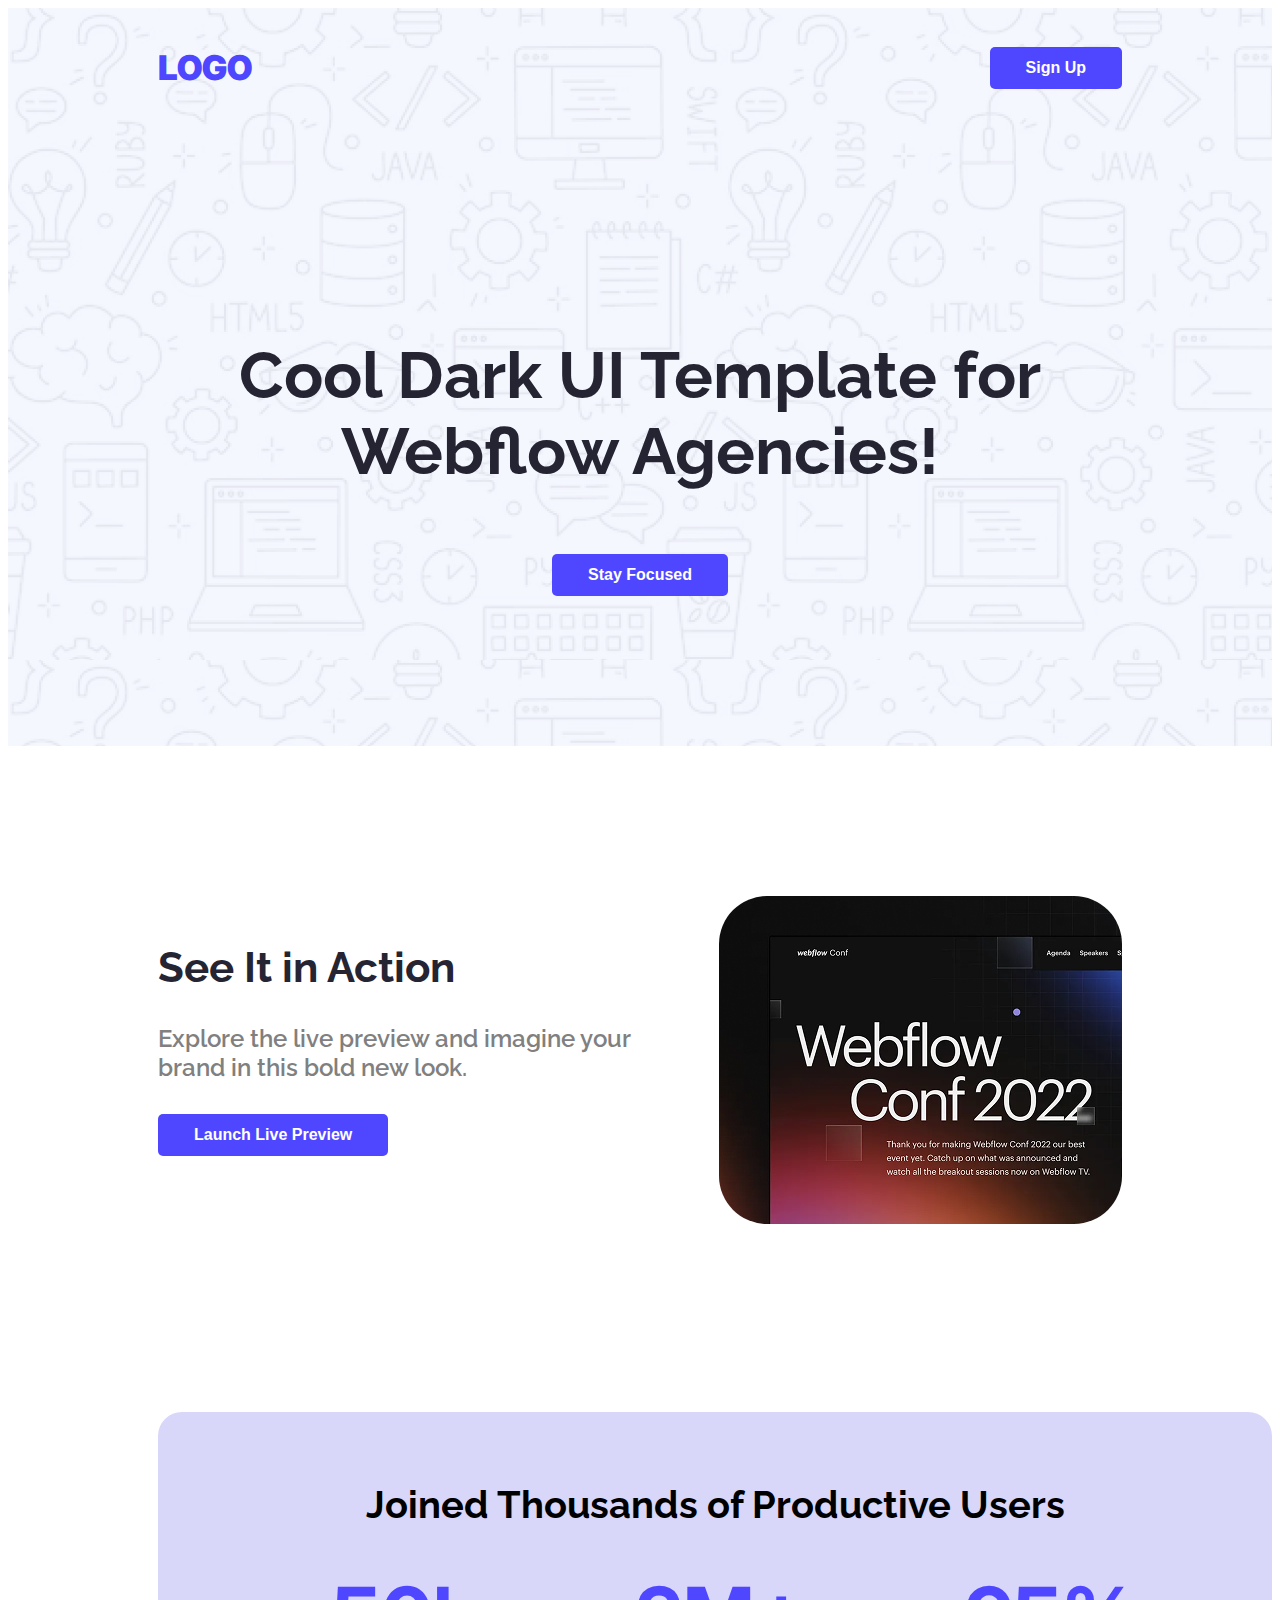
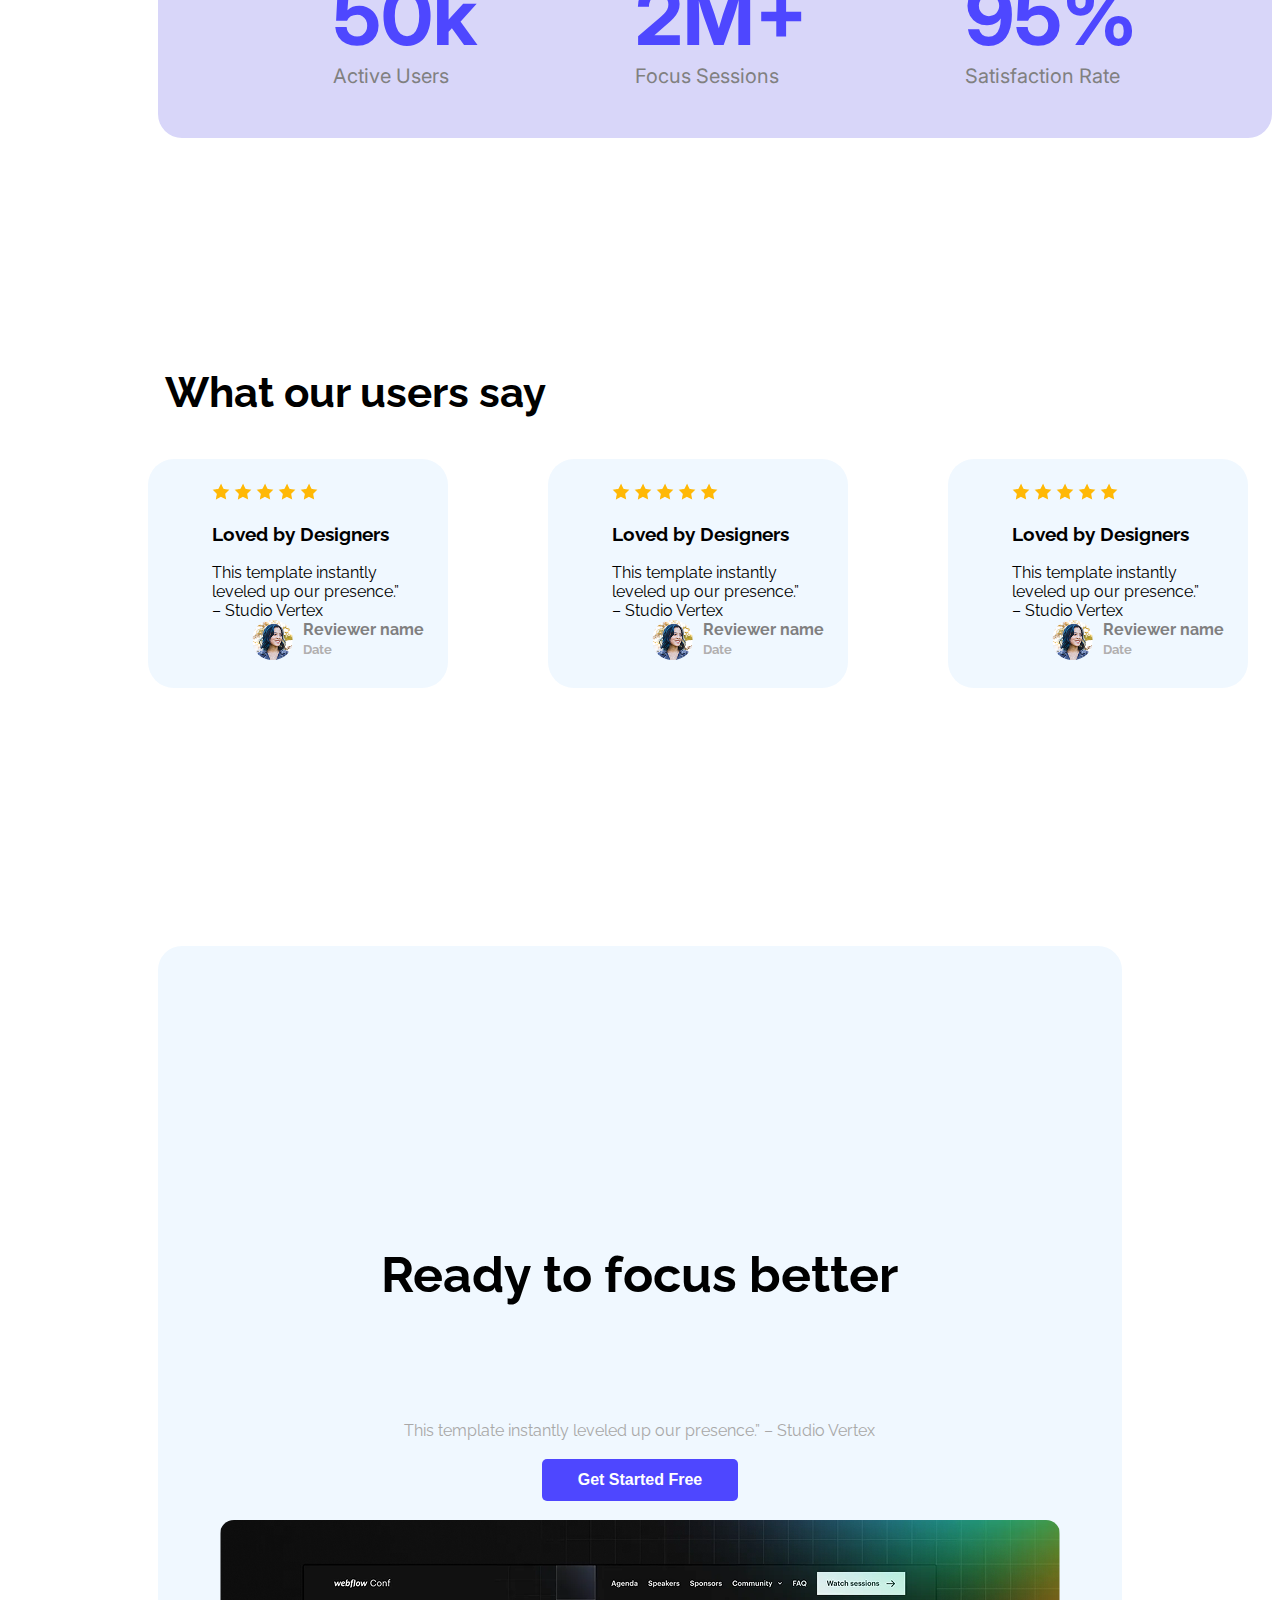
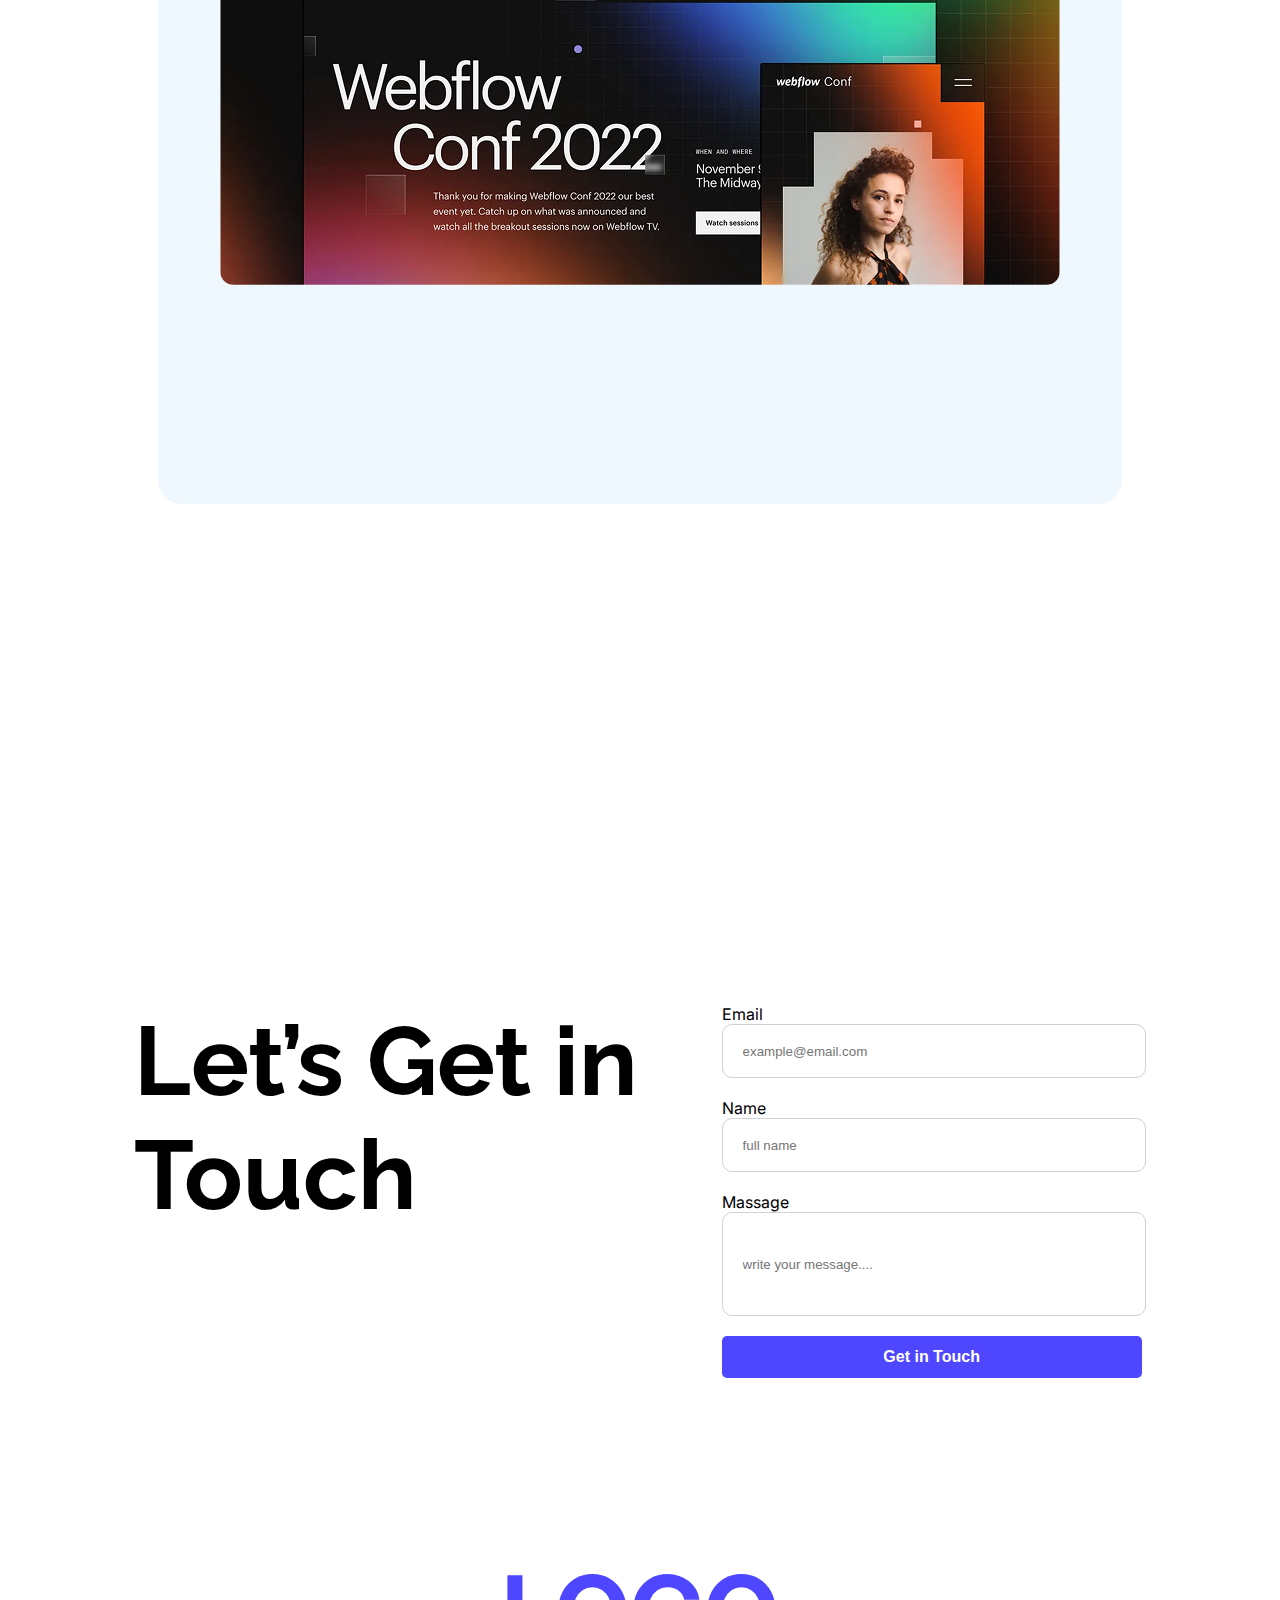
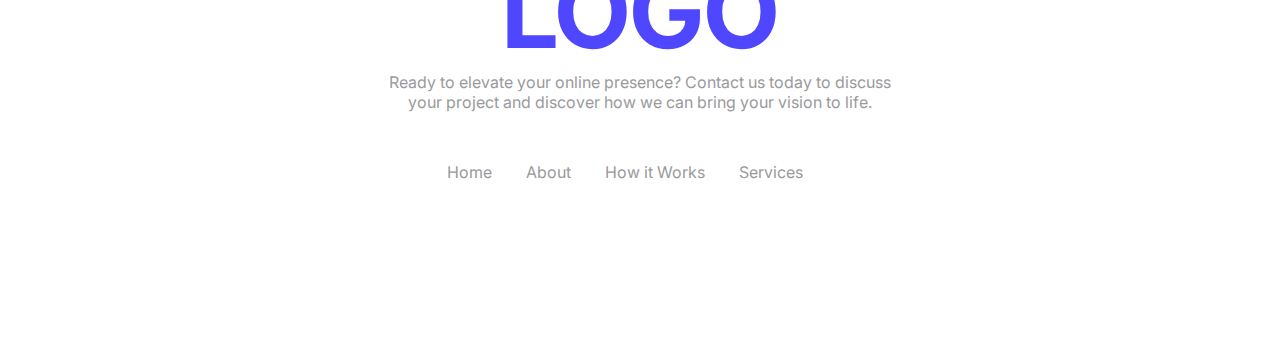
<file: index.html>
<!DOCTYPE html>
<html lang="en">
<head>
    <meta charset="UTF-8">
    <meta name="viewport" content="width=device-width, initial-scale=1.0">
    <title>First assignment</title>
    <link rel="preconnect" href="https://fonts.googleapis.com">
<link rel="preconnect" href="https://fonts.gstatic.com" crossorigin>
<link href="https://fonts.googleapis.com/css2?family=Inter:ital,opsz,wght@0,14..32,100..900;1,14..32,100..900&display=swap" rel="stylesheet">
<link rel="preconnect" href="https://fonts.googleapis.com">
<link rel="preconnect" href="https://fonts.gstatic.com" crossorigin>
<link href="https://fonts.googleapis.com/css2?family=Inter:ital,opsz,wght@0,14..32,100..900;1,14..32,100..900&family=Raleway:ital,wght@0,100..900;1,100..900&display=swap" rel="stylesheet">
    <link rel="stylesheet" href="style/style.css">
</head>
<body class="raleway-normal">
    <header class="header">
        <nav>
           <h3 class="nav-title inter-normal"><b>LOGO</b></h3>
            <button class="btn-primary">Sign Up</button>
        </nav>
        <div class="banner">
            <p> Cool Dark UI Template for<br> Webflow Agencies!</p>
            <button class="btn-primary"> Stay Focused</button>
        </div>
    </header>
    <main >
        <div class="actionflex">
        <div class="raleway-normal"><br>
        <h1 class="ahead">See It in Action</h1>
        <h4 class="abody">Explore the live preview and imagine your <br> brand in this bold new look.</h4>
        <button class="btn-primary">Launch Live Preview</button>
        </div>
        <img class="action" src="Assets/wc-mini.png" alt="">
        </div>
        <div class="third">
            
                <div>
                <p class="headd raleway-normal">Joined Thousands of Productive Users</p>
                </div>
                <div>
                <ul class="column">
                    <li class="inter-normal"><b>50k</b>
                        <div class="lable">Active Users</div>
                    </li>
                    <li class="inter-normal"><b>2M+</b>
                        <div class="lable">Focus Sessions</div>
                    </li>
                    <li class="inter-normal"><b>95%</b>
                        <div class="lable">Satisfaction Rate</div>
                    </li>
                </div>

        </div>
        <div class="reviews">
            <div>
                <p class="raleway-normal headline"><b>What our users say</b></p>
            </div>
            <ul class="mega">
            <li class="back">
            <div style="text-align: left;">
                <ul class="line">
                    <li><img src="Assets/icon-star.png" alt="">
                    <img src="Assets/icon-star.png" alt="">
                    <img src="Assets/icon-star.png" alt="">
                    <img src="Assets/icon-star.png" alt="">
                    <img src="Assets/icon-star.png" alt="">
                    </li>
                    <li><h3>Loved by Designers</h3></li>
                    <li class="inline">This template instantly<br>leveled up our presence.”<br> – Studio Vertex</li>
                    <ul class="picline">
                        <li class="avater"><img style="border-radius: 100%; text-align: left;" src="Assets/avatar.png" alt=""></li>
                        <li class="line fontss">Reviewer name<br><span class="fonts raleway-normal">Date</span></li>
                    </ul>
                </ul>

            </div></li>
            <li class="back">
            <div>
                <ul class="line">
                    <li><img src="Assets/icon-star.png" alt="">
                    <img src="Assets/icon-star.png" alt="">
                    <img src="Assets/icon-star.png" alt="">
                    <img src="Assets/icon-star.png" alt="">
                    <img src="Assets/icon-star.png" alt="">
                    </li>
                    <li><h3>Loved by Designers</h3></li>
                    <li class="inline">This template instantly<br>leveled up our presence.”<br> – Studio Vertex</li>
                    <ul class="picline">
                        <li class="avater"><img style="border-radius: 100%;" src="Assets/avatar.png" alt=""></li>
                        <li class="line fontss">Reviewer name <br><span class="fonts raleway-normal">Date</span>
                    
                    </ul>
                </ul>

            </div></li>
            <li class="back">
               <div>
                <ul class="line">
                    <li><img src="Assets/icon-star.png" alt="">
                    <img src="Assets/icon-star.png" alt="">
                    <img src="Assets/icon-star.png" alt="">
                    <img src="Assets/icon-star.png" alt="">
                    <img src="Assets/icon-star.png" alt="">
                    </li>
                    <li><h3>Loved by Designers</h3></li>
                    <li class="inline">This template instantly<br>leveled up our presence.”<br> – Studio Vertex</li>
                    <ul class="picline">
                        <li class="avater"><img style="border-radius: 100%;" src="Assets/avatar.png" alt="">                      
                        <li class="line fontss">Reviewer name<br><span class="fonts raleway-normal">Date</span></li>
                        
                    </ul>
                </ul>

            </div> 
            </li>
            </ul>
        </div>
        <div class="bonus">
            <div><p><h1 class="raleway-normal btext">Ready to focus better</h1><span class="bbtext raleway-normal">
            This template instantly leveled up our presence.” – Studio Vertex</span><br><br>
            <button class="btn-primary">Get Started Free</button>
            <br><br>
             <img class="img" src="Assets/wc-big.png" alt=""></p>
            
        </div>

        </div>
    </main>
    <footer>
        <section class="padding">
         <div style="display: flex; justify-content: space-between;gap: 80px; padding-bottom: 50px;">
            <div class="raleway-normal" style=" text-align: left; font-size: 97px;font-weight: bold;">Let’s Get in Touch</div>
            <div class="inter-normal">
               <div class="title">Email</div>
               <form><input class="box" style="height:50px;" type="email" placeholder="example@email.com"></form><br>
               <div class="title">Name</div>
               <form><input class="box" style="height: 50px;" type="text" placeholder="full name"></form><br>
               <div class="title">Massage</div>
               <form><input class="box" style="height: 100px; text-align: start;" type="text" placeholder="write your message...."></form>
               <br>
               <form><button class="btn-primary" style="width: 420px;">Get in Touch</button></form>


            </div>
         </div>
      </section>
    </footer>
    <footer class="inter-normal footer">
      <div style=" text-align: center; font-size: 100px; font-weight: bolder;color: #4E47FF;">LOGO</div>
      <div style=" text-align: center; font-size: 16px; color: #9a9a9c;">Ready to elevate your online presence? Contact us today to discuss<br>
         your project and discover how we can bring your vision to life.</div>
      <div style=" text-align: center; padding: 50px; justify-content: space-around">
         <a class="link" href="">Home</a>
         <a class="link" href="">About</a>
         <a class="link" href="">How it Works</a>
         <a class="link" href="">Services</a>

      </div>
   </footer>
</body>
</html>
</file>
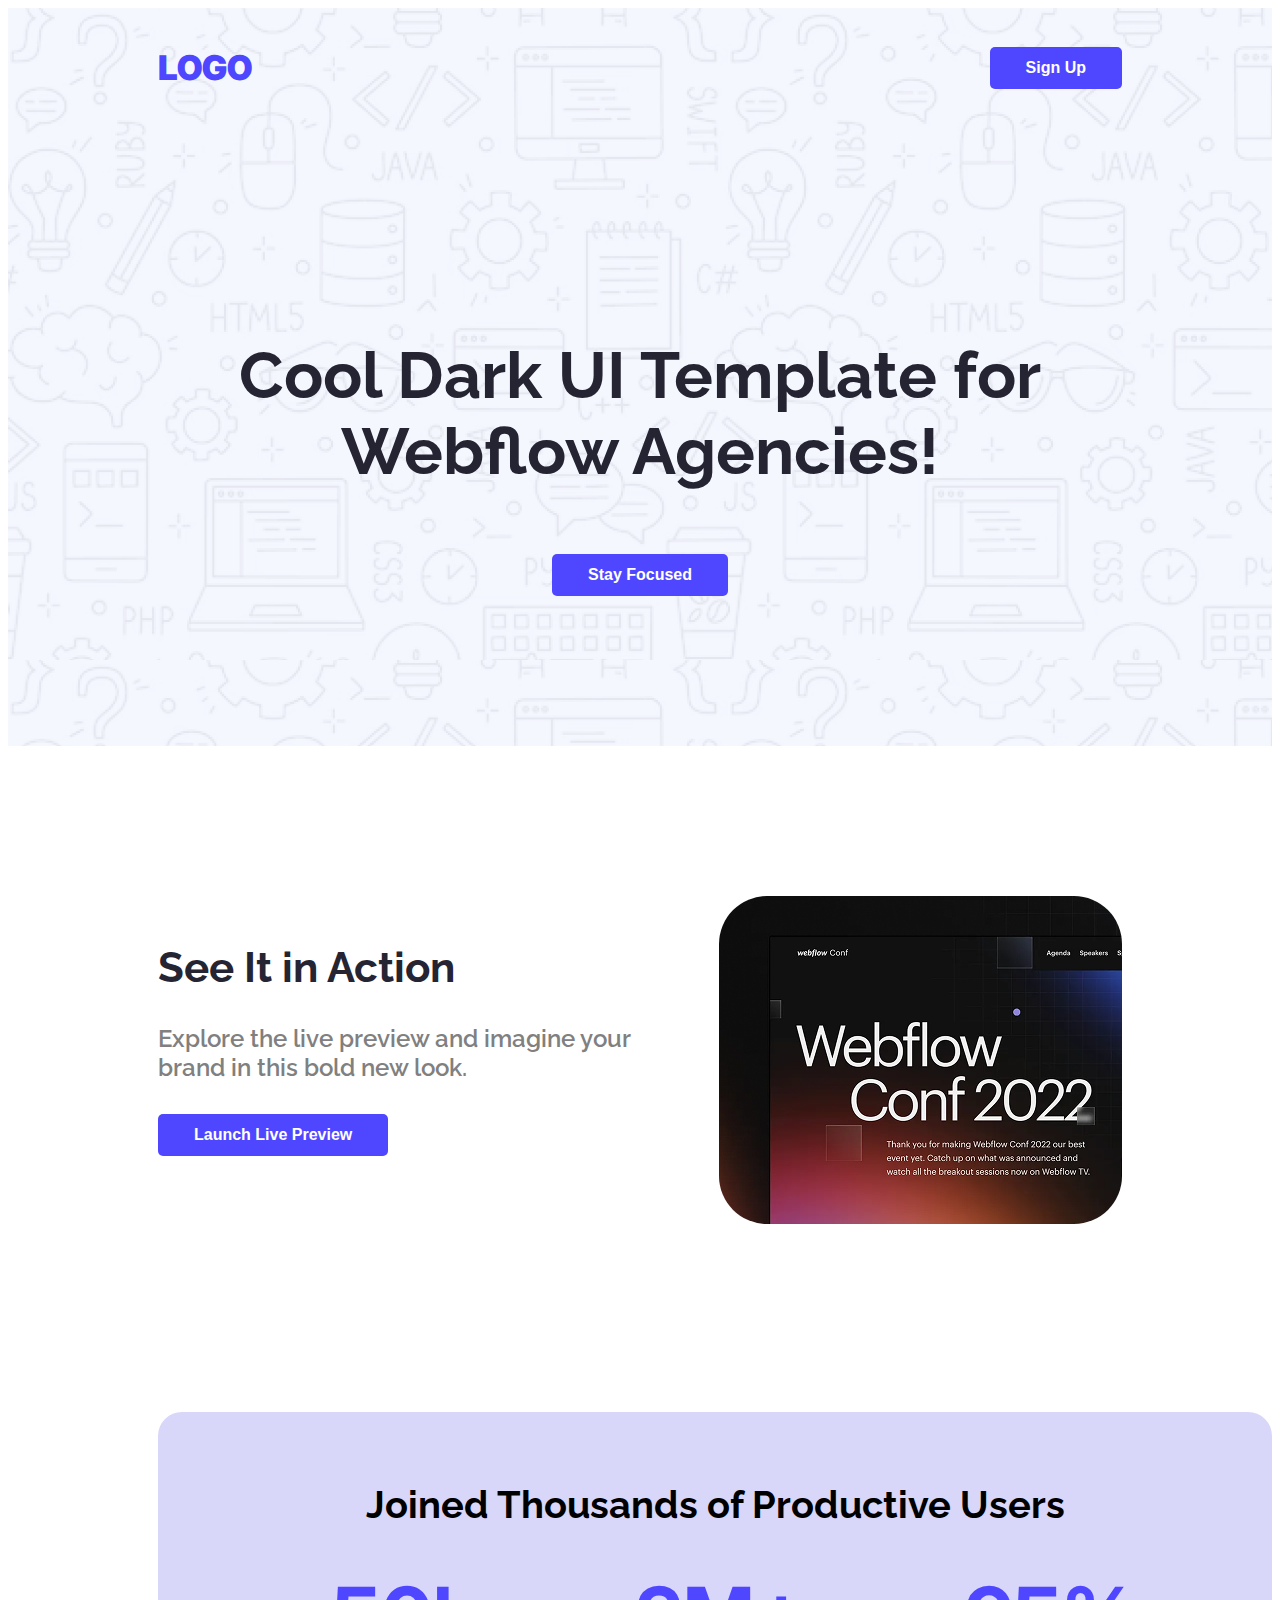
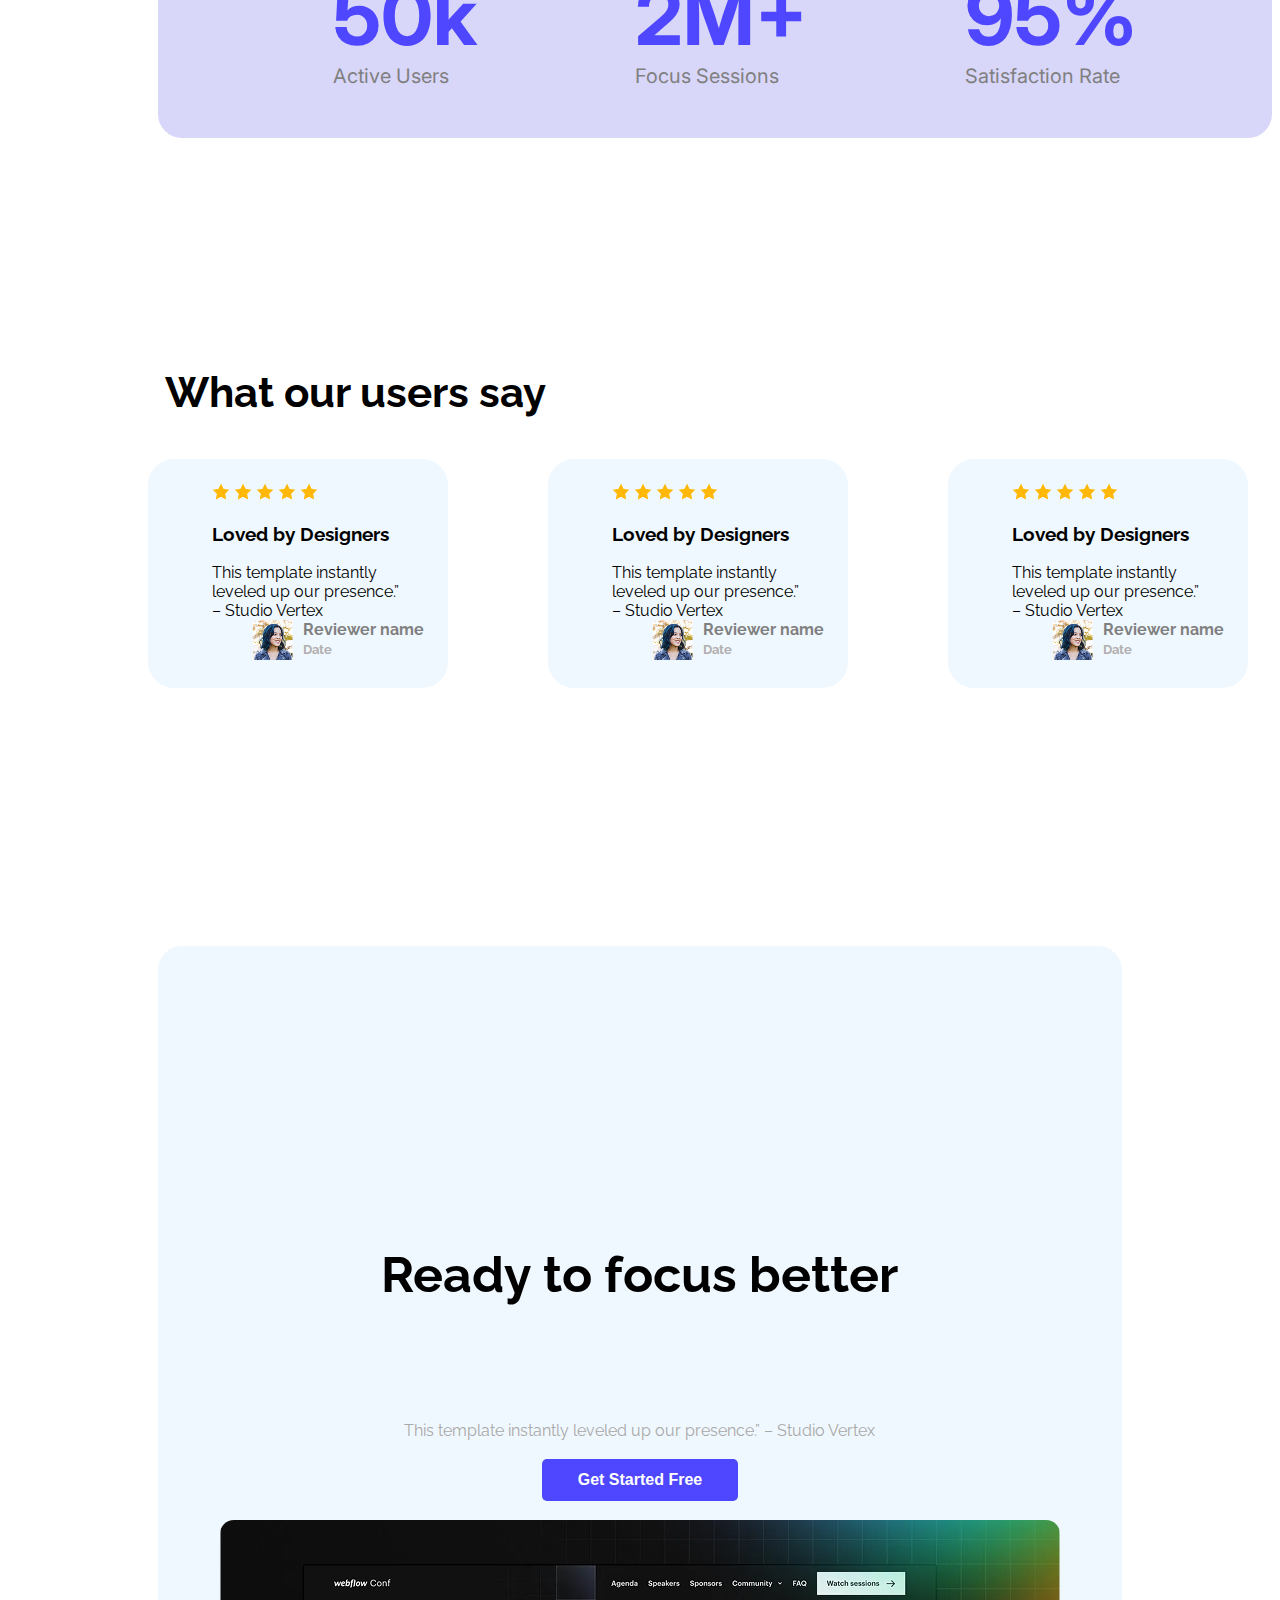
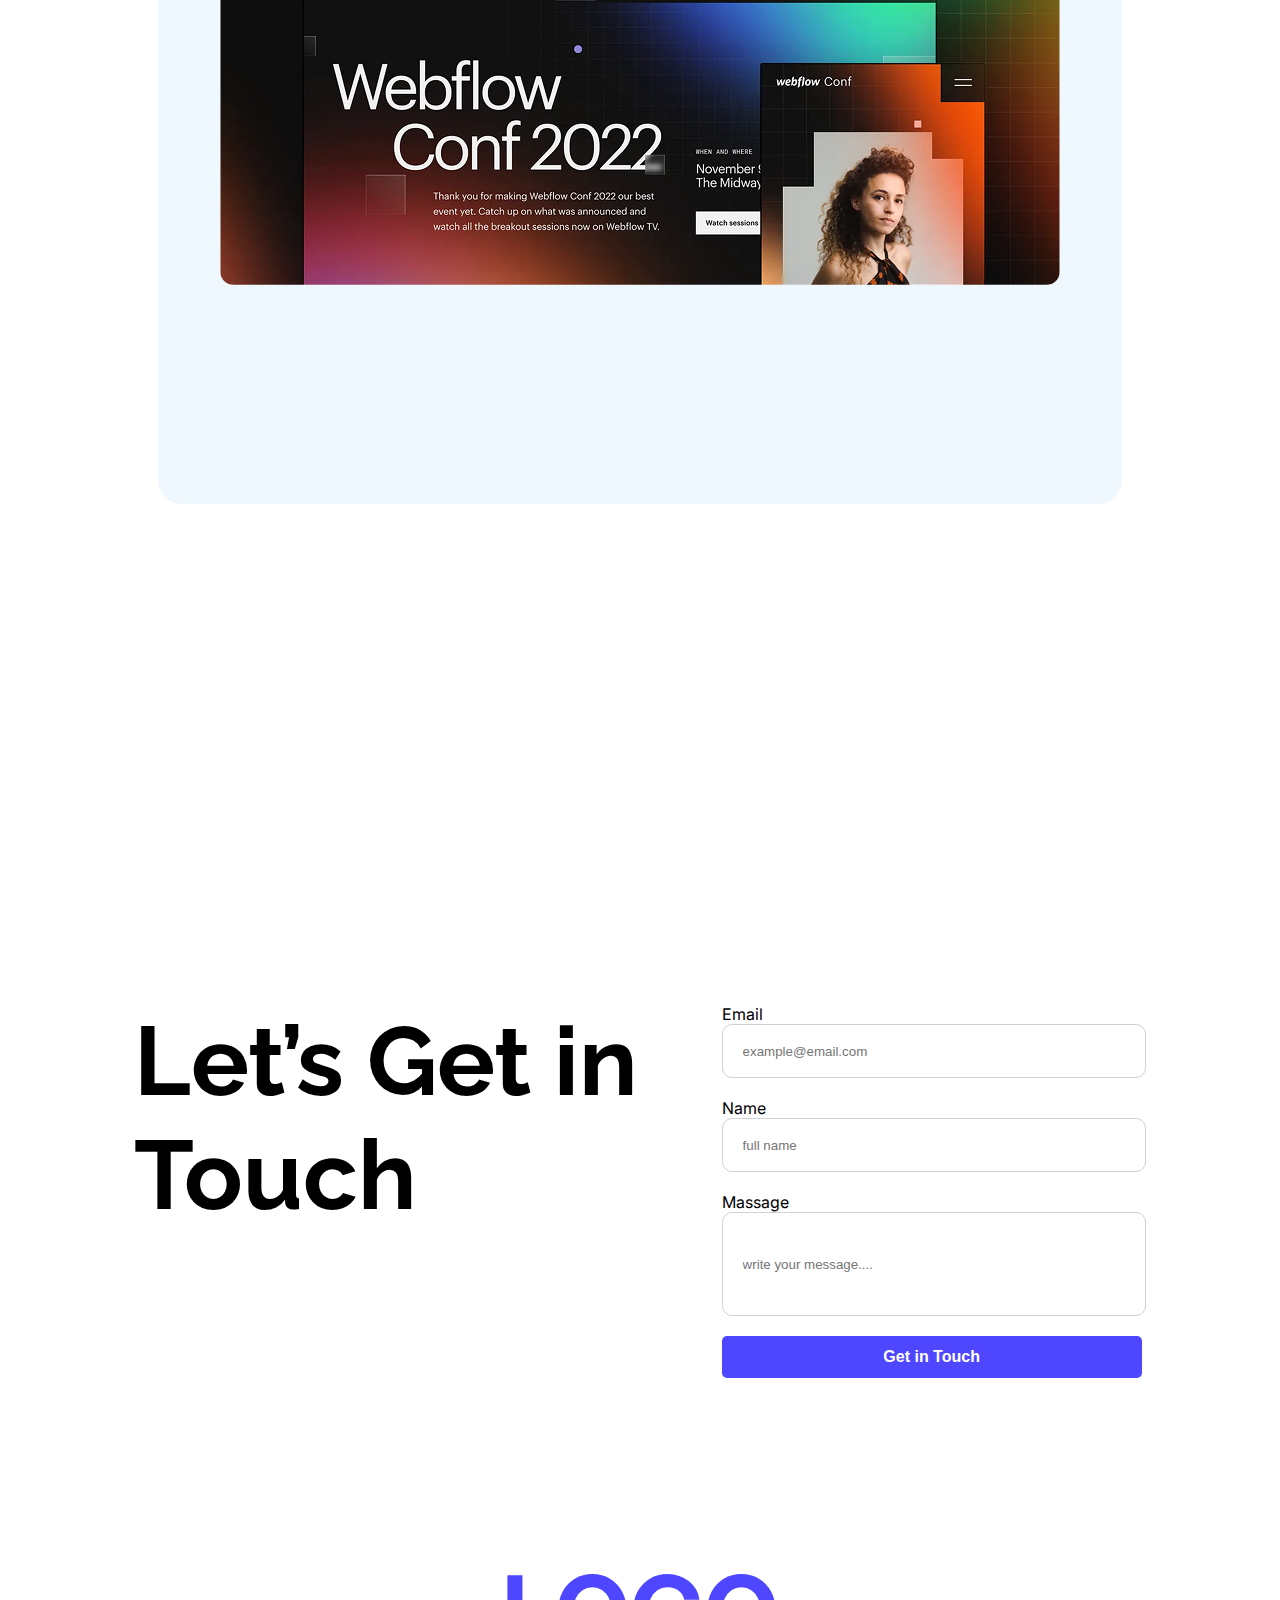
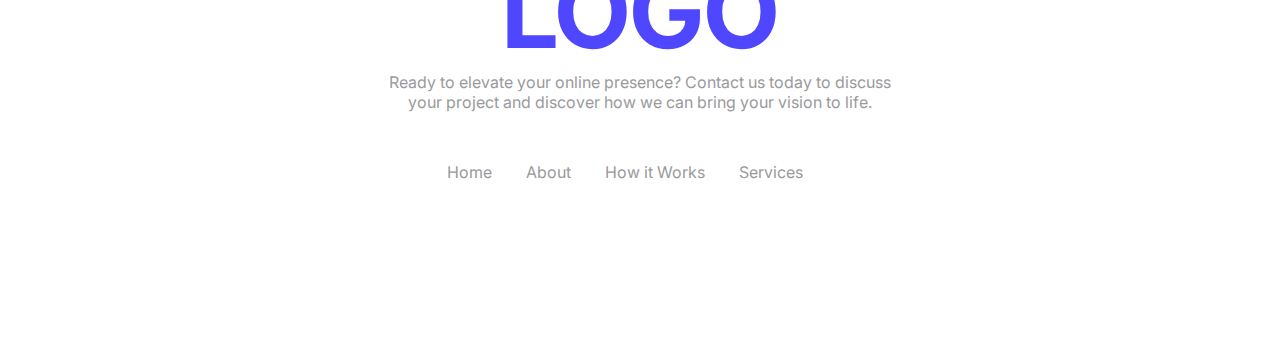
<file: first.html>
<!DOCTYPE html>
<html lang="en">
<head>
    <meta charset="UTF-8">
    <meta name="viewport" content="width=device-width, initial-scale=1.0">
    <title>First assignment</title>
    <link rel="preconnect" href="https://fonts.googleapis.com">
<link rel="preconnect" href="https://fonts.gstatic.com" crossorigin>
<link href="https://fonts.googleapis.com/css2?family=Inter:ital,opsz,wght@0,14..32,100..900;1,14..32,100..900&display=swap" rel="stylesheet">
<link rel="preconnect" href="https://fonts.googleapis.com">
<link rel="preconnect" href="https://fonts.gstatic.com" crossorigin>
<link href="https://fonts.googleapis.com/css2?family=Inter:ital,opsz,wght@0,14..32,100..900;1,14..32,100..900&family=Raleway:ital,wght@0,100..900;1,100..900&display=swap" rel="stylesheet">
    <link rel="stylesheet" href="style/style.css">
</head>
<body class="raleway-normal">
    <header class="header">
        <nav>
           <h3 class="nav-title inter-normal"><b>LOGO</b></h3>
            <button class="btn-primary">Sign Up</button>
        </nav>
        <div class="banner">
            <p> Cool Dark UI Template for<br> Webflow Agencies!</p>
            <button class="btn-primary"> Stay Focused</button>
        </div>
    </header>
    <main >
        <div class="actionflex">
        <div class="raleway-normal"><br>
        <h1 class="ahead">See It in Action</h1>
        <h4 class="abody">Explore the live preview and imagine your <br> brand in this bold new look.</h4>
        <button class="btn-primary">Launch Live Preview</button>
        </div>
        <img class="action" src="Assets/wc-mini.png" alt="">
        </div>
        <div class="third">
            
                <div>
                <p class="headd raleway-normal">Joined Thousands of Productive Users</p>
                </div>
                <div>
                <ul class="column">
                    <li class="inter-normal"><b>50k</b>
                        <div class="lable">Active Users</div>
                    </li>
                    <li class="inter-normal"><b>2M+</b>
                        <div class="lable">Focus Sessions</div>
                    </li>
                    <li class="inter-normal"><b>95%</b>
                        <div class="lable">Satisfaction Rate</div>
                    </li>
                </div>

        </div>
        <div class="reviews">
            <div>
                <p class="raleway-normal headline"><b>What our users say</b></p>
            </div>
            <ul class="mega">
            <li class="back">
            <div>
                <ul class="line">
                    <li><img src="Assets/icon-star.png" alt="">
                    <img src="Assets/icon-star.png" alt="">
                    <img src="Assets/icon-star.png" alt="">
                    <img src="Assets/icon-star.png" alt="">
                    <img src="Assets/icon-star.png" alt="">
                    </li>
                    <li><h3>Loved by Designers</h3></li>
                    <li class="inline">This template instantly<br>leveled up our presence.”<br> – Studio Vertex</li>
                    <ul class="picline">
                        <li class="avater"><img src="Assets/avatar.png" alt=""></li>
                        <li class="line fontss">Reviewer name<br><span class="fonts raleway-normal">Date</span></li>
                    </ul>
                </ul>

            </div></li>
            <li class="back">
            <div>
                <ul class="line">
                    <li><img src="Assets/icon-star.png" alt="">
                    <img src="Assets/icon-star.png" alt="">
                    <img src="Assets/icon-star.png" alt="">
                    <img src="Assets/icon-star.png" alt="">
                    <img src="Assets/icon-star.png" alt="">
                    </li>
                    <li><h3>Loved by Designers</h3></li>
                    <li class="inline">This template instantly<br>leveled up our presence.”<br> – Studio Vertex</li>
                    <ul class="picline">
                        <li class="avater"><img src="Assets/avatar.png" alt=""></li>
                        <li class="line fontss">Reviewer name <br><span class="fonts raleway-normal">Date</span>
                    
                    </ul>
                </ul>

            </div></li>
            <li class="back">
               <div>
                <ul class="line">
                    <li><img src="Assets/icon-star.png" alt="">
                    <img src="Assets/icon-star.png" alt="">
                    <img src="Assets/icon-star.png" alt="">
                    <img src="Assets/icon-star.png" alt="">
                    <img src="Assets/icon-star.png" alt="">
                    </li>
                    <li><h3>Loved by Designers</h3></li>
                    <li class="inline">This template instantly<br>leveled up our presence.”<br> – Studio Vertex</li>
                    <ul class="picline">
                        <li class="avater"><img src="Assets/avatar.png" alt="">                      
                        <li class="line fontss">Reviewer name<br><span class="fonts raleway-normal">Date</span></li>
                        
                    </ul>
                </ul>

            </div> 
            </li>
            </ul>
        </div>
        <div class="bonus">
            <div><p><h1 class="raleway-normal btext">Ready to focus better</h1><span class="bbtext raleway-normal">
            This template instantly leveled up our presence.” – Studio Vertex</span><br><br>
            <button class="btn-primary">Get Started Free</button>
            <br><br>
             <img class="img" src="Assets/wc-big.png" alt=""></p>
            
        </div>

        </div>
    </main>
    <footer>
        <section class="padding">
         <div style="display: flex; justify-content: space-between;gap: 80px; padding-bottom: 50px;">
            <div class="raleway-normal" style=" text-align: left; font-size: 97px;font-weight: bold;">Let’s Get in Touch</div>
            <div class="inter-normal">
               <div class="title">Email</div>
               <form><input class="box" style="height:50px;" type="email" placeholder="example@email.com"></form><br>
               <div class="title">Name</div>
               <form><input class="box" style="height: 50px;" type="text" placeholder="full name"></form><br>
               <div class="title">Massage</div>
               <form><input class="box" style="height: 100px; text-align: start;" type="text" placeholder="write your message...."></form>
               <br>
               <form><button class="btn-primary" style="width: 420px;">Get in Touch</button></form>


            </div>
         </div>
      </section>
    </footer>
    <footer class="inter-normal footer">
      <div style=" text-align: center; font-size: 100px; font-weight: bolder;color: #4E47FF;">LOGO</div>
      <div style=" text-align: center; font-size: 16px; color: #9a9a9c;">Ready to elevate your online presence? Contact us today to discuss<br>
         your project and discover how we can bring your vision to life.</div>
      <div style=" text-align: center; padding: 50px; justify-content: space-around">
         <a class="link" href="">Home</a>
         <a class="link" href="">About</a>
         <a class="link" href="">How it Works</a>
         <a class="link" href="">Services</a>

      </div>
   </footer>
</body>
</html>
</file>
<file: style/style.css>
.raleway-normal {
  font-family: "Raleway", sans-serif;
  font-optical-sizing: auto;
  font-weight: normal;
  font-style: normal;
  
}
.inter-normal {
  font-family: "Inter", sans-serif;
  font-optical-sizing: auto;
  font-weight: normal;
  font-style: normal;
}
.fonts{
    font-size:small ;
    font-weight: bold;
    color: rgb(177, 175, 175);
}
.fontss{
    font-weight: bold;
    color: gray;
}
.header{
    background-image: url('../Assets/bg.png');
    padding-bottom: 150px;
    padding-top: 5px; 
}
nav{
    display: flex;
    color: midnightblue;
    align-items: center;
    justify-content: space-between;
    padding-right: 150px;
    padding-left: 150px;
}
.nav-title{
    font-weight: bold;
    color: #4E47FF;
    font-size: 34px;
    
}
.btn-primary {
    background-color: #4E47FF;
    font-weight: bold;
    color: white;
    padding: 12px 36px;
    border-radius: 5px;
    border: none;
    font-size: 16px;
    cursor: pointer;
}
.btn-primary:hover{
    background-color: goldenrod;
}
.banner{
    text-align: center;
    color: #252432;
}
p{
    font-weight: bold;
    font-size: 65px;
    font-style: raleway;
    padding-top: 150px;
}
.action{
    max-width: 403px;
    height: 328px;
    border-radius: 48px;
}
.actionflex{
    display: flex;
    justify-content: space-between;
    max-width: 1140px;
    height: 328px;
    padding: 150px 150px 150px 150px;
}
.ahead{
    font-weight: bold;
    font-size: 42px;
    color: #252432;
}
.abody{
    font-weight: 600;
    font-size: 24px;
    color: grey ;

}
.headd{
    font-weight: bold;
    font-size: 38px;
    padding-top: 10%;
    
}
.third{
    text-align: center;
    justify-items: center;
    background-color: #d8d6f9;
    border-radius: 24px;
    max-width: 1140px;
    max-height: 328px;
    margin-left: 150px;
    
    
}
.column{
    display: flex;
    list-style: none;
    font-size: 80px;
    font-weight: bolder;
    color:#4E47FF ;
    gap: 158px;
    margin-top: 40px;
    
}
.lable{
    font-size: 20px;
    display: flex;
    justify-content: space-between;
    padding-bottom: 50px;
    font-weight: 40px;
    color: gray;
    list-style: none;
}
.reviews{
    text-align: center;
    max-width: 1140px;
    max-height: 328px;
    padding-left: 100px;
}
.headline{ 
     font-size: 42px; 
     text-align: left; 
    padding-left: 5%;
    margin-top: 5px;
} 
.line{
    list-style: none;
    align-items: start;
}
.inline{
    text-align: left;
    font-weight: 400;
}
.avater{
    /* height: 40px; */
    /* width: 40px; */
    border-radius: 50x;
    list-style: none;
    /* padding-left: 0px; */
    padding-right: 10px;
    text-align: left;
}
.picline{
    display: flex;
    text-align: left;
    max-width: 192px;
    max-height: 46px;
}
.mega{
    list-style: none;
    display: flex;
    justify-content: space-between;
    
}
.back{
    background-color: aliceblue;
    border-radius: 26px;
    padding: 24px;
    column-gap: 5px;
    text-align: left;
}
.bonus{
    background-color:#f0f8ff ;
    text-align: center;
    justify-items: center;
    border-radius: 24px;
    max-width: 1140px;
    /* max-height: 328px; */
    margin-left: 150px;
    margin-right: 150px;
    margin-bottom: 150px;
    margin-top: 150px;
    margin-block: 400px;
    padding: 0px 0px 0px 0px;
}
.btext{
    text-align: center;
    justify-content: center;
    font-size: 50px;
    font-weight: bold;   
    padding: 10%;
}
.bbtext{
    color: rgb(169, 168, 168);
}
.img{
    max-width: 840px;
    max-height: 364.77px;
    border-radius: 14px;
}
.left{
    text-align: left;
    font-weight: bold;
    font-size: 50px;
    
}
.bg{
    background-color: aliceblue;
}
.padding{
    padding-left: 10%;
    padding-right: 10%;
    padding-top: 100px;
 }
 .box{
    width: 400px;
    border: 1px solid #d1d1d3;
    border-radius: 10px;
    padding-left: 20px;
 }
 .footer{
    padding-top: 104px;
    padding-bottom: 104px;
    padding-right: 350px;
    padding-left: 350px;
    text-align: center;
 }
.link {
    text-decoration: none;
    color: #9a9a9c;
    padding-right: 30px;
 }
</file>
